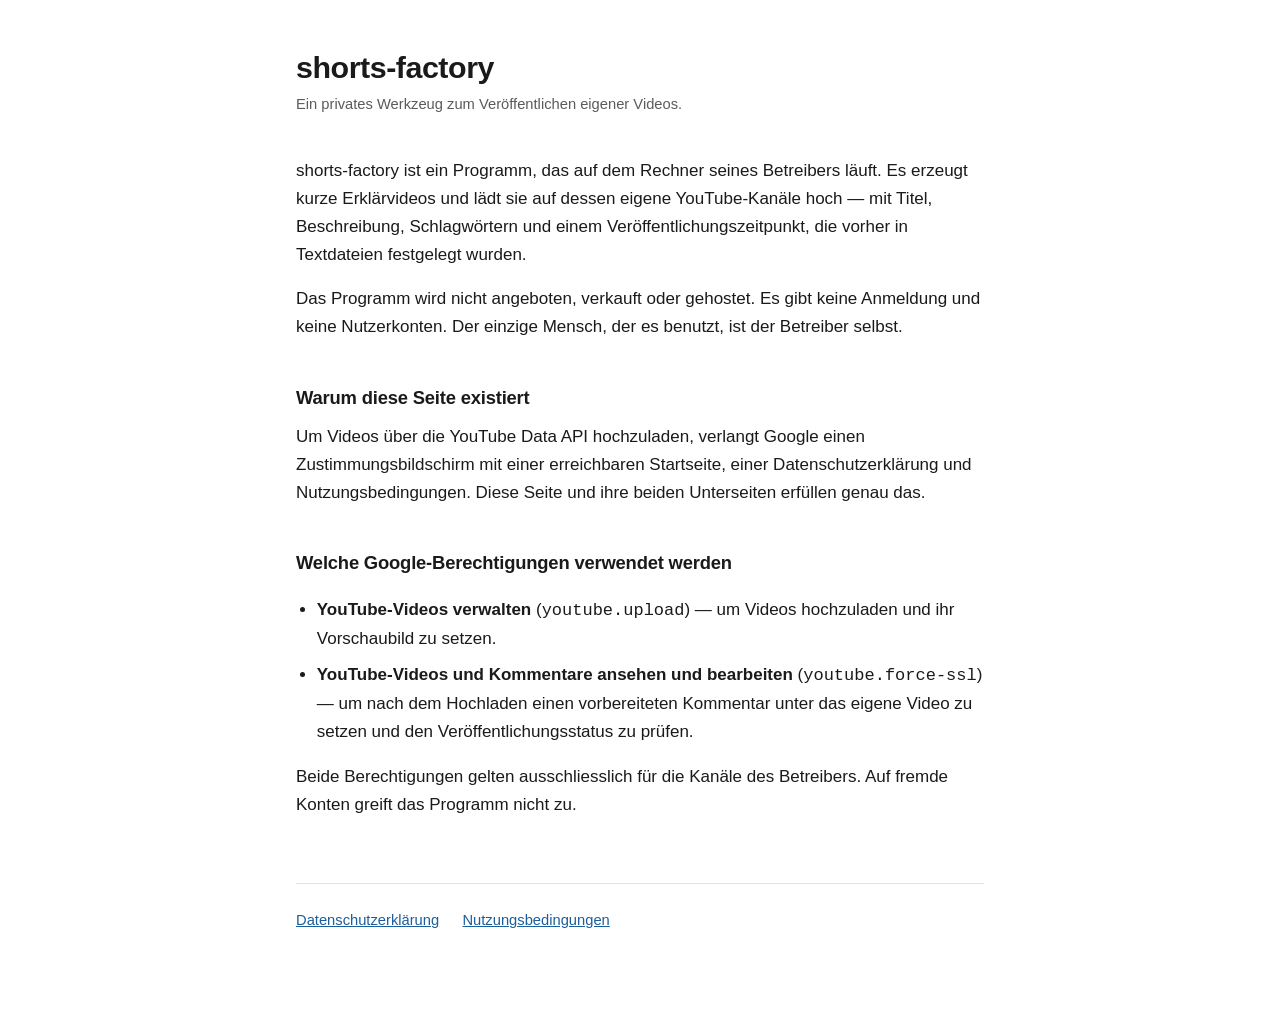
<file: index.html>
<!doctype html>
<html lang="de">
<head>
<meta charset="utf-8">
<meta name="viewport" content="width=device-width, initial-scale=1">
<title>shorts-factory</title>
<link rel="stylesheet" href="stil.css">
</head>
<body>
<main>

<h1>shorts-factory</h1>
<p class="stand">Ein privates Werkzeug zum Veröffentlichen eigener Videos.</p>

<p>
  shorts-factory ist ein Programm, das auf dem Rechner seines Betreibers läuft.
  Es erzeugt kurze Erklärvideos und lädt sie auf dessen eigene YouTube-Kanäle
  hoch — mit Titel, Beschreibung, Schlagwörtern und einem
  Veröffentlichungszeitpunkt, die vorher in Textdateien festgelegt wurden.
</p>

<p>
  Das Programm wird nicht angeboten, verkauft oder gehostet. Es gibt keine
  Anmeldung und keine Nutzerkonten. Der einzige Mensch, der es benutzt, ist der
  Betreiber selbst.
</p>

<h2>Warum diese Seite existiert</h2>
<p>
  Um Videos über die YouTube Data API hochzuladen, verlangt Google einen
  Zustimmungsbildschirm mit einer erreichbaren Startseite, einer
  Datenschutzerklärung und Nutzungsbedingungen. Diese Seite und ihre beiden
  Unterseiten erfüllen genau das.
</p>

<h2>Welche Google-Berechtigungen verwendet werden</h2>
<ul>
  <li>
    <strong>YouTube-Videos verwalten</strong>
    (<code>youtube.upload</code>) — um Videos hochzuladen und ihr Vorschaubild
    zu setzen.
  </li>
  <li>
    <strong>YouTube-Videos und Kommentare ansehen und bearbeiten</strong>
    (<code>youtube.force-ssl</code>) — um nach dem Hochladen einen vorbereiteten
    Kommentar unter das eigene Video zu setzen und den Veröffentlichungsstatus
    zu prüfen.
  </li>
</ul>
<p>
  Beide Berechtigungen gelten ausschliesslich für die Kanäle des Betreibers.
  Auf fremde Konten greift das Programm nicht zu.
</p>

<div class="fuss">
  <a href="datenschutz.html">Datenschutzerklärung</a>
  <a href="nutzungsbedingungen.html">Nutzungsbedingungen</a>
</div>

</main>
</body>
</html>
</file>
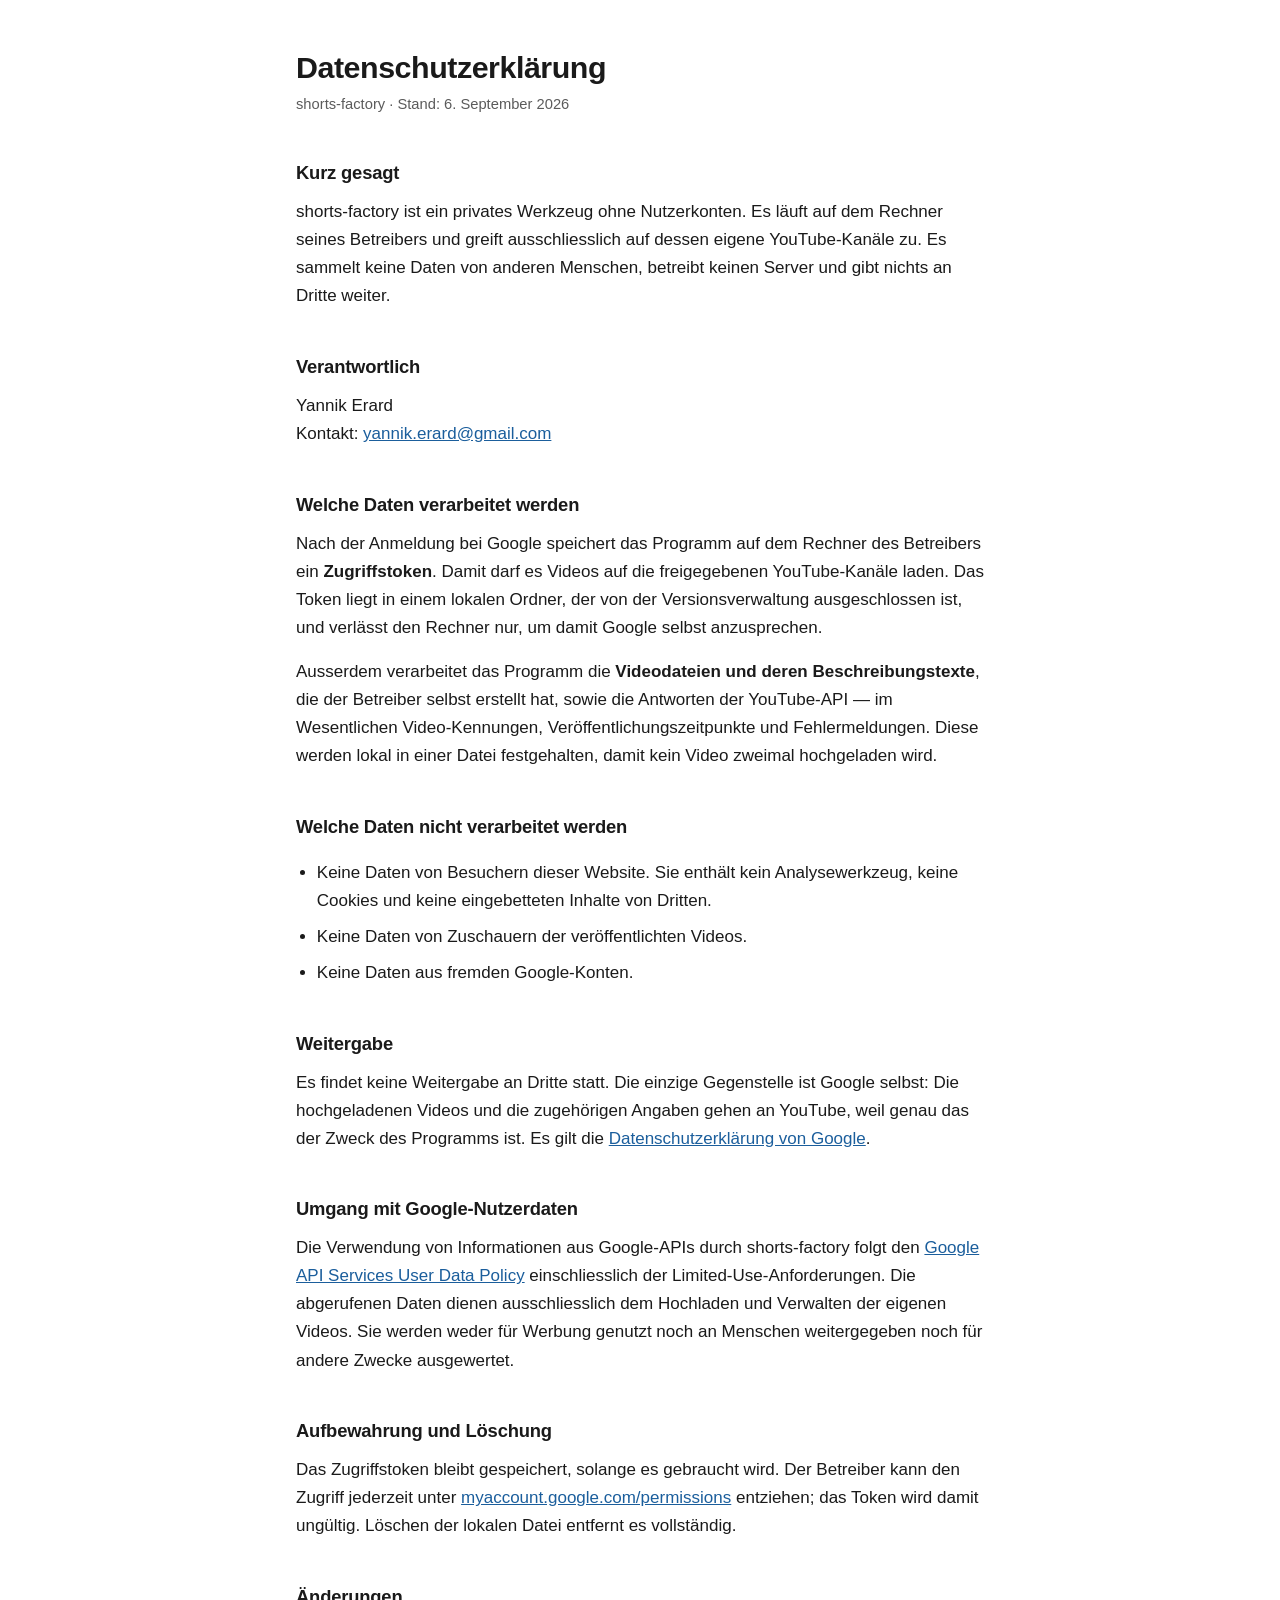
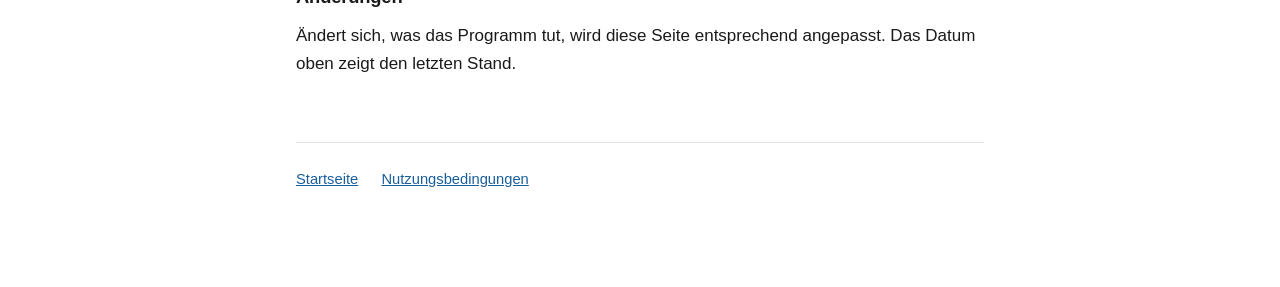
<file: datenschutz.html>
<!doctype html>
<html lang="de">
<head>
<meta charset="utf-8">
<meta name="viewport" content="width=device-width, initial-scale=1">
<title>Datenschutzerklärung — shorts-factory</title>
<link rel="stylesheet" href="stil.css">
</head>
<body>
<main>

<h1>Datenschutzerklärung</h1>
<p class="stand">shorts-factory · Stand: 6. September 2026</p>

<h2>Kurz gesagt</h2>
<p>
  shorts-factory ist ein privates Werkzeug ohne Nutzerkonten. Es läuft auf dem
  Rechner seines Betreibers und greift ausschliesslich auf dessen eigene
  YouTube-Kanäle zu. Es sammelt keine Daten von anderen Menschen, betreibt
  keinen Server und gibt nichts an Dritte weiter.
</p>

<h2>Verantwortlich</h2>
<p>
  Yannik Erard<br>
  Kontakt: <a href="mailto:yannik.erard@gmail.com">yannik.erard@gmail.com</a>
</p>

<h2>Welche Daten verarbeitet werden</h2>
<p>
  Nach der Anmeldung bei Google speichert das Programm auf dem Rechner des
  Betreibers ein <strong>Zugriffstoken</strong>. Damit darf es Videos auf die
  freigegebenen YouTube-Kanäle laden. Das Token liegt in einem lokalen Ordner,
  der von der Versionsverwaltung ausgeschlossen ist, und verlässt den Rechner
  nur, um damit Google selbst anzusprechen.
</p>
<p>
  Ausserdem verarbeitet das Programm die <strong>Videodateien und deren
  Beschreibungstexte</strong>, die der Betreiber selbst erstellt hat, sowie die
  Antworten der YouTube-API — im Wesentlichen Video-Kennungen,
  Veröffentlichungszeitpunkte und Fehlermeldungen. Diese werden lokal in einer
  Datei festgehalten, damit kein Video zweimal hochgeladen wird.
</p>

<h2>Welche Daten nicht verarbeitet werden</h2>
<ul>
  <li>Keine Daten von Besuchern dieser Website. Sie enthält kein Analysewerkzeug, keine Cookies und keine eingebetteten Inhalte von Dritten.</li>
  <li>Keine Daten von Zuschauern der veröffentlichten Videos.</li>
  <li>Keine Daten aus fremden Google-Konten.</li>
</ul>

<h2>Weitergabe</h2>
<p>
  Es findet keine Weitergabe an Dritte statt. Die einzige Gegenstelle ist Google
  selbst: Die hochgeladenen Videos und die zugehörigen Angaben gehen an YouTube,
  weil genau das der Zweck des Programms ist. Es gilt die
  <a href="https://policies.google.com/privacy" rel="noopener">Datenschutzerklärung
  von Google</a>.
</p>

<h2>Umgang mit Google-Nutzerdaten</h2>
<p>
  Die Verwendung von Informationen aus Google-APIs durch shorts-factory folgt
  den
  <a href="https://developers.google.com/terms/api-services-user-data-policy" rel="noopener">Google
  API Services User Data Policy</a> einschliesslich der Limited-Use-Anforderungen.
  Die abgerufenen Daten dienen ausschliesslich dem Hochladen und Verwalten der
  eigenen Videos. Sie werden weder für Werbung genutzt noch an Menschen
  weitergegeben noch für andere Zwecke ausgewertet.
</p>

<h2>Aufbewahrung und Löschung</h2>
<p>
  Das Zugriffstoken bleibt gespeichert, solange es gebraucht wird. Der Betreiber
  kann den Zugriff jederzeit unter
  <a href="https://myaccount.google.com/permissions" rel="noopener">myaccount.google.com/permissions</a>
  entziehen; das Token wird damit ungültig. Löschen der lokalen Datei entfernt
  es vollständig.
</p>

<h2>Änderungen</h2>
<p>
  Ändert sich, was das Programm tut, wird diese Seite entsprechend angepasst.
  Das Datum oben zeigt den letzten Stand.
</p>

<div class="fuss">
  <a href="index.html">Startseite</a>
  <a href="nutzungsbedingungen.html">Nutzungsbedingungen</a>
</div>

</main>
</body>
</html>
</file>
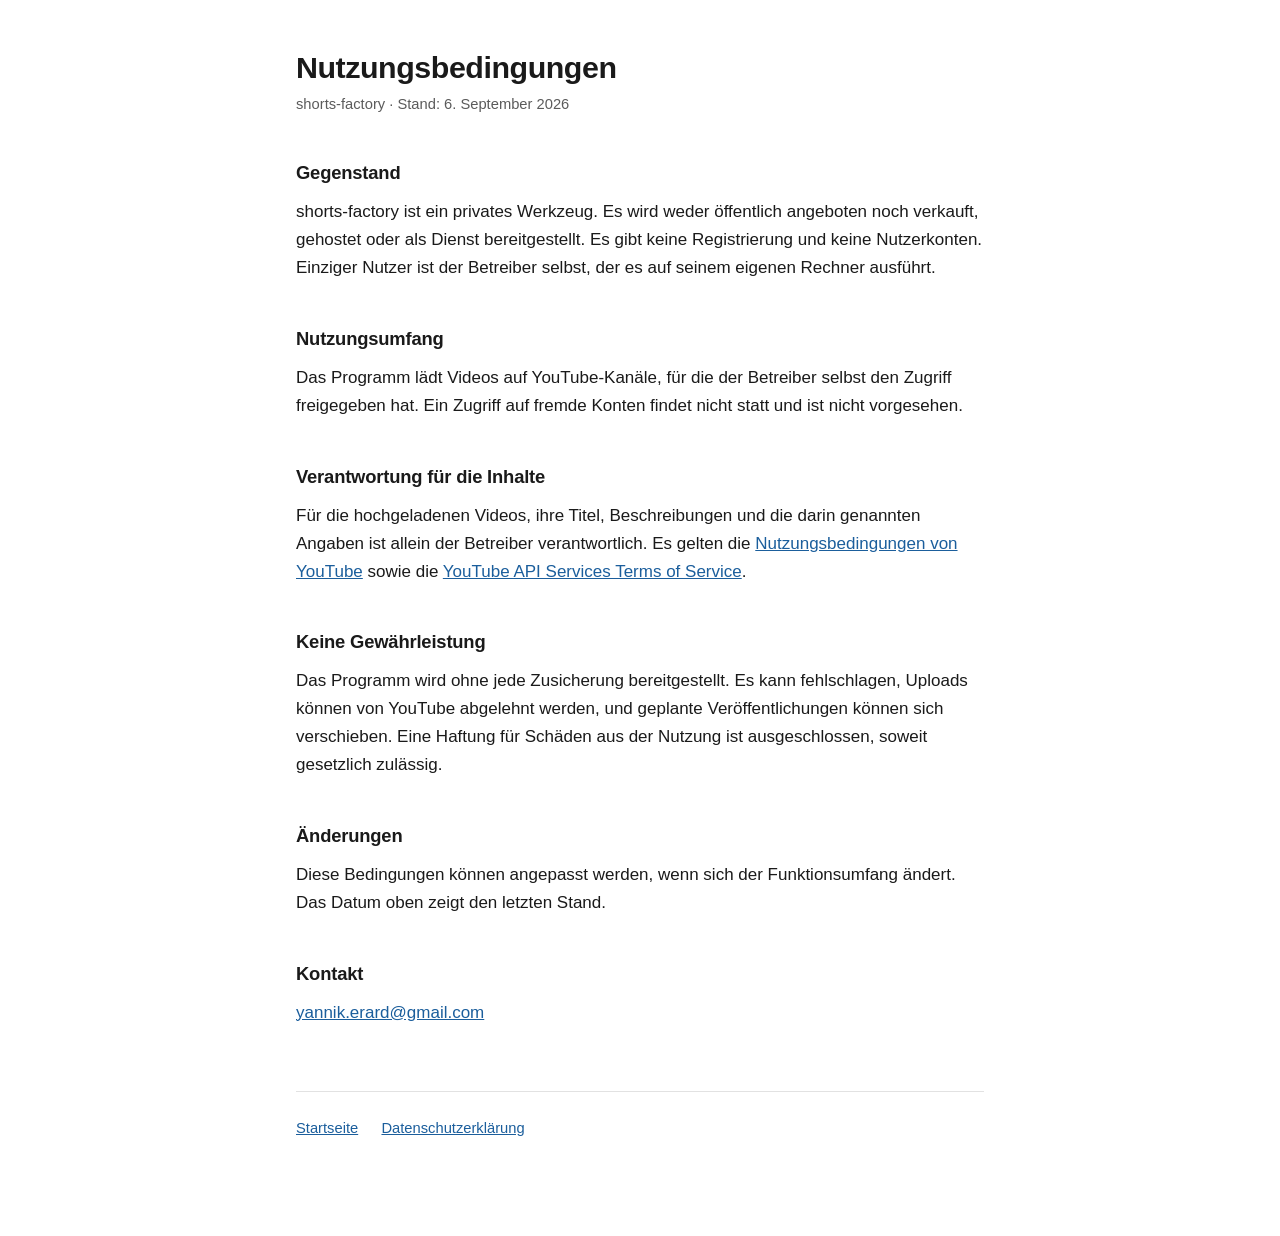
<file: nutzungsbedingungen.html>
<!doctype html>
<html lang="de">
<head>
<meta charset="utf-8">
<meta name="viewport" content="width=device-width, initial-scale=1">
<title>Nutzungsbedingungen — shorts-factory</title>
<link rel="stylesheet" href="stil.css">
</head>
<body>
<main>

<h1>Nutzungsbedingungen</h1>
<p class="stand">shorts-factory · Stand: 6. September 2026</p>

<h2>Gegenstand</h2>
<p>
  shorts-factory ist ein privates Werkzeug. Es wird weder öffentlich angeboten
  noch verkauft, gehostet oder als Dienst bereitgestellt. Es gibt keine
  Registrierung und keine Nutzerkonten. Einziger Nutzer ist der Betreiber
  selbst, der es auf seinem eigenen Rechner ausführt.
</p>

<h2>Nutzungsumfang</h2>
<p>
  Das Programm lädt Videos auf YouTube-Kanäle, für die der Betreiber selbst den
  Zugriff freigegeben hat. Ein Zugriff auf fremde Konten findet nicht statt und
  ist nicht vorgesehen.
</p>

<h2>Verantwortung für die Inhalte</h2>
<p>
  Für die hochgeladenen Videos, ihre Titel, Beschreibungen und die darin
  genannten Angaben ist allein der Betreiber verantwortlich. Es gelten die
  <a href="https://www.youtube.com/t/terms" rel="noopener">Nutzungsbedingungen
  von YouTube</a> sowie die
  <a href="https://developers.google.com/youtube/terms/api-services-terms-of-service" rel="noopener">YouTube
  API Services Terms of Service</a>.
</p>

<h2>Keine Gewährleistung</h2>
<p>
  Das Programm wird ohne jede Zusicherung bereitgestellt. Es kann fehlschlagen,
  Uploads können von YouTube abgelehnt werden, und geplante Veröffentlichungen
  können sich verschieben. Eine Haftung für Schäden aus der Nutzung ist
  ausgeschlossen, soweit gesetzlich zulässig.
</p>

<h2>Änderungen</h2>
<p>
  Diese Bedingungen können angepasst werden, wenn sich der Funktionsumfang
  ändert. Das Datum oben zeigt den letzten Stand.
</p>

<h2>Kontakt</h2>
<p>
  <a href="mailto:yannik.erard@gmail.com">yannik.erard@gmail.com</a>
</p>

<div class="fuss">
  <a href="index.html">Startseite</a>
  <a href="datenschutz.html">Datenschutzerklärung</a>
</div>

</main>
</body>
</html>
</file>
<file: stil.css>
/* Eine Datei für alle drei Seiten. Kein Framework, keine externen Schriften —
   die Seiten müssen für Googles Prüfung erreichbar sein, sonst nichts. */

:root {
  --grund: #ffffff;
  --text: #1a1a1a;
  --leise: #5b5b5b;
  --linie: #e2e2e2;
  --akzent: #1b5e9c;
}

@media (prefers-color-scheme: dark) {
  :root {
    --grund: #16181c;
    --text: #e8e8e8;
    --leise: #9aa0a6;
    --linie: #2c2f34;
    --akzent: #7db3e8;
  }
}

* { box-sizing: border-box; }

body {
  margin: 0;
  padding: 3rem 1.5rem 6rem;
  background: var(--grund);
  color: var(--text);
  font: 17px/1.65 -apple-system, BlinkMacSystemFont, "Segoe UI", Roboto, Helvetica, Arial, sans-serif;
}

main { max-width: 43rem; margin: 0 auto; }

h1 {
  font-size: 1.9rem;
  line-height: 1.25;
  margin: 0 0 .4rem;
  letter-spacing: -.015em;
}

h2 {
  font-size: 1.15rem;
  margin: 2.6rem 0 .6rem;
  letter-spacing: -.01em;
}

p, li { margin: 0 0 1rem; }
ul { padding-left: 1.3rem; }
li { margin-bottom: .5rem; }

a { color: var(--akzent); }

.stand {
  color: var(--leise);
  font-size: .92rem;
  margin-bottom: 2.5rem;
}

.fuss {
  margin-top: 4rem;
  padding-top: 1.5rem;
  border-top: 1px solid var(--linie);
  color: var(--leise);
  font-size: .92rem;
}

.fuss a { margin-right: 1.2rem; }
</file>
